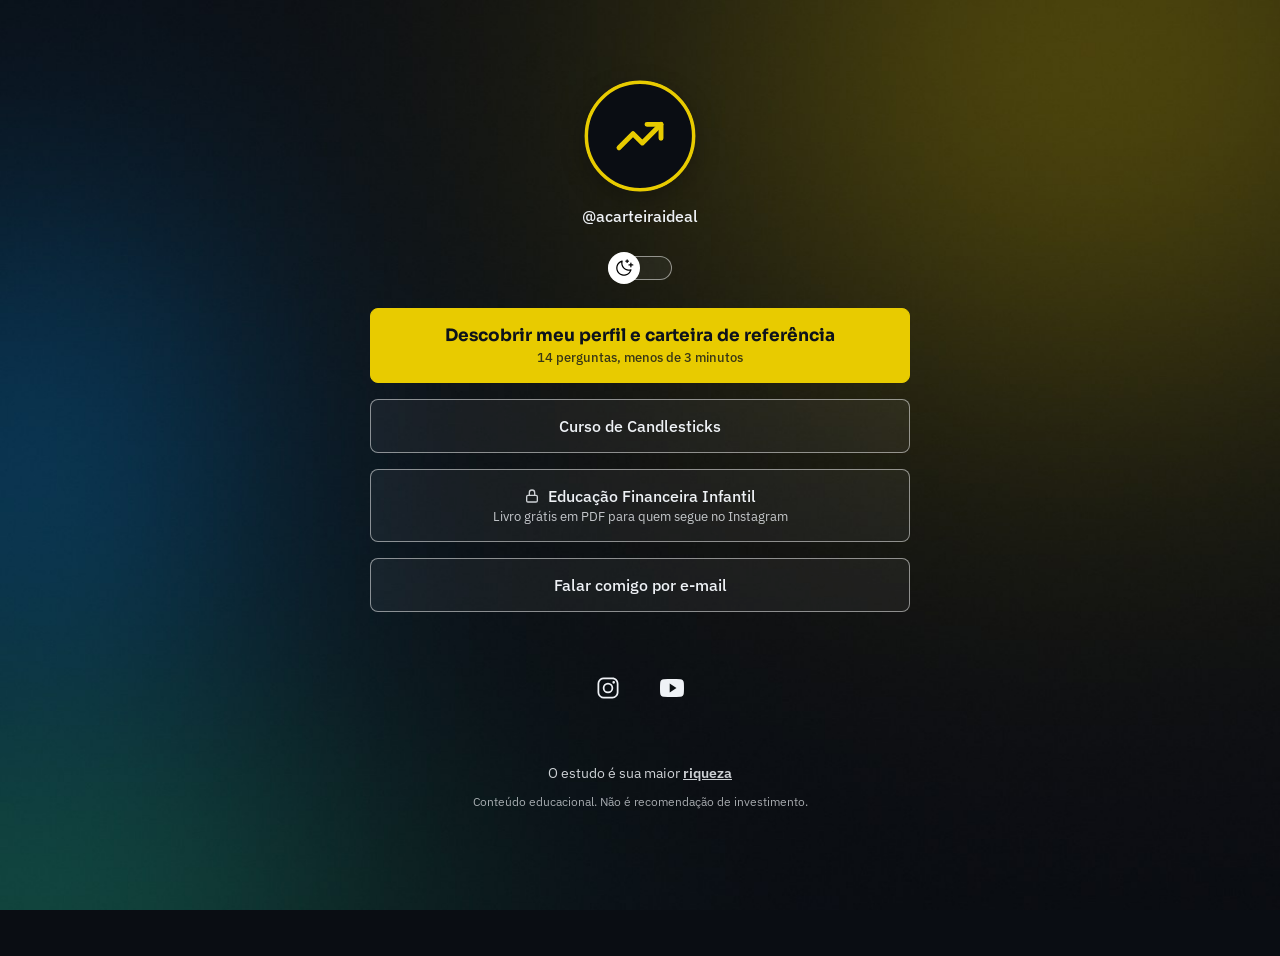
<file: index.html>
<!DOCTYPE html>
<html lang="pt-BR">
  <head>
    <meta charset="UTF-8" />
    <meta name="viewport" content="width=device-width, initial-scale=1.0" />

    <title>Carteira Ideal — Links</title>
    <meta
      name="description"
      content="Todos os links do Carteira Ideal em um só lugar: descubra seu perfil de investidor e uma carteira de referência. Conteúdo educacional."
    />
    <meta name="theme-color" content="#0a0d13" />
    <!-- Open Graph (WhatsApp, Instagram, LinkedIn): endereços absolutos do GitHub Pages -->
    <meta property="og:type" content="website" />
    <meta property="og:title" content="Carteira Ideal — Links" />
    <meta
      property="og:description"
      content="Descubra seu perfil de investidor e uma carteira de referência. Conteúdo educacional."
    />
    <meta property="og:image" content="https://leonardodaher.github.io/Carteira-Ideal/assets/og-image.png" />
    <meta property="og:url" content="https://leonardodaher.github.io/Carteira-Ideal/" />
    <meta name="twitter:card" content="summary_large_image" />

    <link rel="icon" href="./assets/favicon.svg" type="image/svg+xml" />
    <link rel="apple-touch-icon" href="./assets/apple-touch-icon.png" />

    <link rel="preload" href="./assets/fonts/ibm-plex-sans-latin-500-normal.woff2" as="font" type="font/woff2" crossorigin />
    <link rel="preload" href="./assets/fonts/sora-latin-700-normal.woff2" as="font" type="font/woff2" crossorigin />
    <link rel="stylesheet" href="./style.css" />

    <!-- Aplica o tema salvo antes da pintura, evitando o "flash" de tema errado.
         Modo escuro é o padrão do site: só muda para claro se a pessoa já tiver trocado
         manualmente antes (não seguimos mais a preferência do sistema/celular). -->
    <script>
      (function () {
        try {
          if (localStorage.getItem("theme") === "light") {
            document.documentElement.classList.add("light");
          }
        } catch (e) {}
      })();
    </script>
  </head>

  <body>
    <main id="container">
      <section id="profile">
        <img src="./assets/logo-mark.svg" alt="Logo do Carteira Ideal" width="112" height="112" />
        <p>@acarteiraideal</p>
      </section>

      <div id="switch">
        <button
          type="button"
          aria-label="Alternar entre tema claro e escuro"
          aria-pressed="false"
          onclick="toggleMode()"
        ></button>
        <span aria-hidden="true"></span>
      </div>

      <!-- Todos os links estão configurados -->
      <nav>
        <ul>
          <li>
            <a class="cta" href="./app/">
              <span class="cta-title">Descobrir meu perfil e carteira de referência</span>
              <span class="cta-sub">14 perguntas, menos de 3 minutos</span>
            </a>
          </li>
          <li>
            <a href="https://www.udemy.com/course/padroes-de-candlestick/?referralCode=50F1DF78FA45A4B65E49" target="_blank" rel="noopener noreferrer sponsored">Curso de Candlesticks</a>
          </li>
          <li>
            <!-- Livro liberado por confiança (script.js). Sem JavaScript, o link leva ao Instagram. -->
            <a
              id="livro-link"
              class="link-2"
              href="https://www.instagram.com/acarteiraideal/"
              data-pdf="./assets/livro-os-tres-potes-de-duda.pdf"
              target="_blank"
              rel="noopener noreferrer"
              aria-haspopup="dialog"
            >
              <span class="link-title">
                <svg id="livro-cadeado" class="lock" viewBox="0 0 24 24" width="16" height="16" fill="none" stroke="currentColor" stroke-width="2" stroke-linecap="round" stroke-linejoin="round" aria-hidden="true" focusable="false"><rect x="4" y="11" width="16" height="10" rx="2"/><path d="M8 11V7a4 4 0 018 0v4"/></svg>
                Educação Financeira Infantil
              </span>
              <span id="livro-sub" class="link-sub">Livro grátis em PDF para quem segue no Instagram</span>
            </a>
          </li>
          <li>
            <a href="mailto:acarteiraideal@gmail.com">Falar comigo por e-mail</a>
          </li>
        </ul>
      </nav>

      <div id="social-links">
        <a href="https://www.instagram.com/acarteiraideal/" target="_blank" rel="noopener noreferrer" aria-label="Instagram">
          <svg class="icon" viewBox="0 0 512 512" width="24" height="24" fill="currentColor" aria-hidden="true" focusable="false"><path d="M349.33 69.33a93.62 93.62 0 0193.34 93.34v186.66a93.62 93.62 0 01-93.34 93.34H162.67a93.62 93.62 0 01-93.34-93.34V162.67a93.62 93.62 0 0193.34-93.34h186.66m0-37.33H162.67C90.8 32 32 90.8 32 162.67v186.66C32 421.2 90.8 480 162.67 480h186.66C421.2 480 480 421.2 480 349.33V162.67C480 90.8 421.2 32 349.33 32z"/><path d="M377.33 162.67a28 28 0 1128-28 27.94 27.94 0 01-28 28zM256 181.33A74.67 74.67 0 11181.33 256 74.75 74.75 0 01256 181.33m0-37.33a112 112 0 10112 112 112 112 0 00-112-112z"/></svg>
        </a>
        <a href="https://www.youtube.com/@acarteiraideal" target="_blank" rel="noopener noreferrer" aria-label="YouTube">
          <svg class="icon" viewBox="0 0 512 512" width="24" height="24" fill="currentColor" aria-hidden="true" focusable="false"><path d="M508.64 148.79c0-45-33.1-81.2-74-81.2C379.24 65 322.74 64 265 64h-18c-57.6 0-114.2 1-169.6 3.6C36.6 67.6 3.5 104 3.5 149 1 184.59-.06 220.19 0 255.79q-.15 53.4 3.4 106.9c0 45 33.1 81.5 73.9 81.5 58.2 2.7 117.9 3.9 178.6 3.8q91.2.3 178.6-3.8c40.9 0 74-36.5 74-81.5 2.4-35.7 3.5-71.3 3.4-107q.34-53.4-3.26-106.9zM207 353.89v-196.5l145 98.2z"/></svg>
        </a>
      </div>

      <footer>
        <p>
          O estudo é sua maior
          <a href="https://www.udemy.com/course/padroes-de-candlestick/?referralCode=50F1DF78FA45A4B65E49" target="_blank" rel="noopener noreferrer sponsored">riqueza</a>
        </p>
        <p class="disclaimer">Conteúdo educacional. Não é recomendação de investimento.</p>
      </footer>
    </main>
    <dialog id="livro-dialog" aria-labelledby="livro-titulo" aria-describedby="livro-desc">
      <div class="dlg-body">
        <button type="button" class="dlg-close" data-fechar aria-label="Fechar">
          <svg viewBox="0 0 24 24" width="20" height="20" fill="none" stroke="currentColor" stroke-width="2" stroke-linecap="round" aria-hidden="true" focusable="false"><path d="M6 6l12 12M18 6L6 18"/></svg>
        </button>
        <h2 id="livro-titulo">Livro grátis: Os Três Potes de Duda</h2>
        <p id="livro-desc">
          Educação financeira para crianças, em PDF com 54 páginas. É um presente para quem acompanha
          o Carteira Ideal: siga o perfil no Instagram para liberar o download.
        </p>
        <div class="dlg-actions">
          <a id="livro-seguir" class="btn btn-primary" href="https://www.instagram.com/acarteiraideal/" target="_blank" rel="noopener noreferrer">Seguir @acarteiraideal no Instagram</a>
          <a id="livro-baixar" class="btn btn-secondary is-locked" aria-disabled="true">Baixar o livro (PDF)</a>
          <button type="button" id="livro-ja-sigo" class="btn-text">Já sigo o perfil</button>
        </div>
        <p id="livro-status" class="dlg-status" role="status" aria-live="polite"></p>
        <p class="dlg-nota">A liberação é por confiança: não verificamos se você segue. Seguir ajuda o projeto a continuar publicando conteúdo gratuito.</p>
      </div>
    </dialog>
    <script src="./script.js"></script>
  </body>
</html>
</file>
<file: style.css>
/* ===== Fontes da marca (as mesmas do app) ===== */
@font-face { font-family: "Sora"; font-weight: 700; font-style: normal; font-display: swap;
  src: url("./assets/fonts/sora-latin-700-normal.woff2") format("woff2"); }
@font-face { font-family: "IBM Plex Sans"; font-weight: 400; font-style: normal; font-display: swap;
  src: url("./assets/fonts/ibm-plex-sans-latin-400-normal.woff2") format("woff2"); }
@font-face { font-family: "IBM Plex Sans"; font-weight: 500; font-style: normal; font-display: swap;
  src: url("./assets/fonts/ibm-plex-sans-latin-500-normal.woff2") format("woff2"); }
@font-face { font-family: "IBM Plex Sans"; font-weight: 600; font-style: normal; font-display: swap;
  src: url("./assets/fonts/ibm-plex-sans-latin-600-normal.woff2") format("woff2"); }

/* ===== Reset ===== */
* {
  margin: 0;
  padding: 0;
  box-sizing: border-box;
  /* Desliga o flash cinza padrão do navegador ao tocar em links/botões no celular; os
     próprios estados de :hover/:active da página já dão o retorno visual do toque. */
  -webkit-tap-highlight-color: transparent;
}

/* ===== Tokens: tema escuro (padrão) ===== */
:root {
  --text-color: #f0f2f6;
  --bg-color: #0a0d13;
  --bg-url: url(./assets/bg-mobile.jpg);
  --stroke-color: rgba(255, 255, 255, 0.5);
  --surface-color: rgba(255, 255, 255, 0.05);
  --surface-color-hover: rgba(255, 255, 255, 0.02);
  --highlight-color: rgba(255, 255, 255, 0.2);
  --switch-bg-url: url(./assets/moon-stars.svg);
  --shadow: 0 8px 24px rgba(0, 0, 0, 0.25);

  /* Amarelo de destaque do app */
  --accent: #e8cb00;
  --accent-text: #0d121b;
}

/* ===== Tokens: tema claro ===== */
.light {
  --text-color: #11161f;
  --bg-color: #f6f7fb;
  --bg-url: url(./assets/bg-mobile-light.jpg);
  --stroke-color: rgba(0, 0, 0, 0.5);
  --surface-color: rgba(255, 255, 255, 0.2);
  --surface-color-hover: rgba(0, 0, 0, 0.02);
  --highlight-color: rgba(0, 0, 0, 0.1);
  --switch-bg-url: url(./assets/sun.svg);
  --shadow: 0 8px 24px rgba(0, 0, 0, 0.12);
}

/* Mesmas cores do app em oklch, para telas que suportam */
@supports (color: oklch(0% 0 0)) {
  :root {
    --text-color: oklch(96% 0.006 262);
    --bg-color: oklch(16% 0.014 262);
    --accent: oklch(84% 0.19 100);
    --accent-text: oklch(18% 0.02 262);
  }
  .light {
    --text-color: oklch(20% 0.02 262);
    --bg-color: oklch(97% 0.006 262);
  }
}

/* ===== Base ===== */
body {
  background: var(--bg-url) no-repeat top center / cover;
  background-color: var(--bg-color);
  background-attachment: fixed;
  min-height: 100vh;
  min-height: 100svh;
}

body * {
  font-family: "IBM Plex Sans", system-ui, -apple-system, "Segoe UI", sans-serif;
  color: var(--text-color);
}

/* Foco visível para navegação por teclado */
a:focus-visible,
button:focus-visible,
.btn:focus-visible {
  outline: 2px solid var(--text-color);
  outline-offset: 3px;
}

#container {
  width: 100%;
  max-width: 588px;
  margin: 56px auto;
  padding: 0 24px;
  animation: fade-up 0.6s ease both;
}

/* ===== Perfil ===== */
#profile {
  text-align: center;
  padding: 24px;
}

#profile img {
  width: 112px;
  height: 112px;
  object-fit: cover;
  border-radius: 50%;
  box-shadow: var(--shadow);
}

#profile p {
  font-weight: 500;
  line-height: 24px;
  margin-top: 8px;
}

/* ===== Switch de tema ===== */
#switch {
  position: relative;
  width: 64px;
  height: 24px;
  margin: 4px auto;
}

#switch button {
  width: 32px;
  height: 32px;
  background: #fff var(--switch-bg-url) no-repeat center / 20px;
  border: 0;
  border-radius: 50%;
  cursor: pointer;

  position: absolute;
  top: 50%;
  left: 0;
  z-index: 1;
  transform: translateY(-50%);
  transition: outline-color 0.2s;
  animation: slide-back 0.3s forwards;
}

.light #switch button {
  animation: slide-in 0.3s forwards;
}

#switch button:hover {
  outline: 8px solid var(--highlight-color);
}

#switch span {
  display: block;
  width: 64px;
  height: 24px;
  background: var(--surface-color);
  border: 1px solid var(--stroke-color);
  backdrop-filter: blur(4px);
  -webkit-backdrop-filter: blur(4px);
  border-radius: 9999px;
}

/* ===== Links ===== */
ul {
  list-style: none;
  display: flex;
  flex-direction: column;
  gap: 16px;
  padding: 24px 0;
}

ul li a {
  display: flex;
  align-items: center;
  justify-content: center;

  padding: 16px 24px;
  background: var(--surface-color);
  border: 1px solid var(--stroke-color);
  border-radius: 8px;
  backdrop-filter: blur(4px);
  -webkit-backdrop-filter: blur(4px);

  text-decoration: none;
  font-weight: 500;

  transition: background 0.2s, border-color 0.2s, transform 0.2s;
}

ul li a:hover {
  background: var(--highlight-color);
  border-color: var(--text-color);
  transform: translateY(-2px);
}

ul li a:active {
  transform: translateY(0);
}

/* ===== Primeira caixinha: botão de destaque (amarelo do app) ===== */
ul li a.cta {
  flex-direction: column;
  gap: 2px;
  padding: 16px 20px;
  background: var(--accent);
  border-color: var(--accent);
  text-align: center;
}

ul li a.cta:hover {
  background: var(--accent);
  border-color: var(--accent);
  filter: brightness(1.05);
}

ul li a.cta:focus-visible {
  outline-color: var(--text-color);
}

ul li a.cta span {
  color: var(--accent-text);
}

.cta-title {
  font-family: "Sora", "IBM Plex Sans", system-ui, sans-serif;
  font-weight: 700;
  font-size: 17px;
  line-height: 1.3;
  text-wrap: balance;
}

.cta-sub {
  font-size: 13px;
  font-weight: 500;
  opacity: 0.8;
}

/* ===== Link de duas linhas (título + descrição) ===== */
ul li a.link-2 {
  flex-direction: column;
  gap: 2px;
  text-align: center;
}

.link-title {
  display: inline-flex;
  align-items: center;
  gap: 8px;
}

.link-title .lock {
  flex: none;
  opacity: 0.85;
}

.link-title .lock[hidden] {
  display: none;
}

.link-sub {
  font-size: 13px;
  font-weight: 400;
  opacity: 0.8;
}

/* ===== Diálogo do livro (liberação por confiança) ===== */
#livro-dialog {
  width: min(420px, calc(100% - 32px));
  margin: auto;
  padding: 0;
  background: var(--bg-color);
  border: 1px solid var(--stroke-color);
  border-radius: 12px;
  box-shadow: var(--shadow);
  overflow: visible;
}

#livro-dialog[open] {
  animation: dialog-in 0.2s ease-out both;
}

#livro-dialog::backdrop {
  background: rgba(0, 0, 0, 0.6);
  -webkit-backdrop-filter: blur(3px);
  backdrop-filter: blur(3px);
}

.dlg-body {
  position: relative;
  padding: 28px 24px 20px;
}

.dlg-close {
  position: absolute;
  top: 8px;
  right: 8px;
  display: flex;
  align-items: center;
  justify-content: center;
  width: 40px;
  height: 40px;
  background: transparent;
  border: 0;
  border-radius: 50%;
  cursor: pointer;
  transition: background 0.2s;
}

.dlg-close:hover {
  background: var(--highlight-color);
}

#livro-titulo {
  font-family: "Sora", "IBM Plex Sans", system-ui, sans-serif;
  font-weight: 700;
  font-size: 19px;
  line-height: 1.3;
  padding-right: 32px;
  text-wrap: balance;
}

#livro-desc {
  margin-top: 12px;
  font-size: 15px;
  line-height: 1.55;
}

.dlg-actions {
  display: flex;
  flex-direction: column;
  gap: 12px;
  margin-top: 20px;
}

.btn {
  display: flex;
  align-items: center;
  justify-content: center;
  padding: 14px 20px;
  border: 1px solid var(--stroke-color);
  border-radius: 8px;
  background: var(--surface-color);
  font: inherit;
  font-weight: 500;
  text-align: center;
  text-decoration: none;
  cursor: pointer;
  transition: background 0.2s, border-color 0.2s, opacity 0.2s;
}

.btn:hover {
  background: var(--highlight-color);
  border-color: var(--text-color);
}

.btn.btn-primary {
  background: var(--accent);
  border-color: var(--accent);
}

.btn.btn-primary,
.btn.btn-primary * {
  color: var(--accent-text);
}

.btn.btn-primary:hover {
  filter: brightness(1.05);
}

/* Download ainda bloqueado: visível, mas claramente inativo */
.btn.is-locked {
  opacity: 0.45;
  cursor: not-allowed;
}

.btn.is-locked:hover {
  background: var(--surface-color);
  border-color: var(--stroke-color);
}

.btn-text {
  align-self: center;
  padding: 8px 12px;
  background: none;
  border: 0;
  font: inherit;
  font-size: 14px;
  text-decoration: underline;
  text-underline-offset: 3px;
  cursor: pointer;
}

.btn-text[hidden] {
  display: none;
}

.dlg-status {
  min-height: 1.4em;
  margin-top: 12px;
  font-size: 14px;
  line-height: 1.4;
  text-align: center;
}

.dlg-nota {
  margin-top: 8px;
  font-size: 12px;
  line-height: 1.5;
  opacity: 0.75;
  text-align: center;
}

@keyframes dialog-in {
  from { opacity: 0; transform: translateY(8px); }
  to { opacity: 1; transform: translateY(0); }
}

/* ===== Redes sociais ===== */
#social-links {
  display: flex;
  justify-content: center;
  gap: 8px;
  padding: 24px 0;
  font-size: 24px;
}

#social-links a {
  display: flex;
  align-items: center;
  justify-content: center;
  padding: 16px;
  border-radius: 50%;
  transition: background 0.2s, transform 0.2s;
}

#social-links .icon {
  display: block;
}

#social-links a:hover {
  background: var(--highlight-color);
  transform: scale(1.1);
}

/* ===== Rodapé ===== */
footer {
  padding: 24px;
  text-align: center;
  font-size: 14px;
  opacity: 0.85;
}

footer a {
  color: inherit;
  font-weight: 600;
}

footer .disclaimer {
  margin-top: 12px;
  font-size: 12px;
  opacity: 0.8;
}

/* ===== Responsivo ===== */
@media (min-width: 700px) {
  :root {
    --bg-url: url(./assets/bg-desktop.jpg);
  }
  .light {
    --bg-url: url(./assets/bg-desktop-light.jpg);
  }
}

/* ===== Animações ===== */
@keyframes slide-in {
  from { left: 0; }
  to { left: 50%; }
}

@keyframes slide-back {
  from { left: 50%; }
  to { left: 0; }
}

@keyframes fade-up {
  from { opacity: 0; transform: translateY(12px); }
  to { opacity: 1; transform: translateY(0); }
}

@media (prefers-reduced-motion: reduce) {
  *,
  *::before,
  *::after {
    animation-duration: 0.01ms !important;
    transition-duration: 0.01ms !important;
  }
}
</file>
